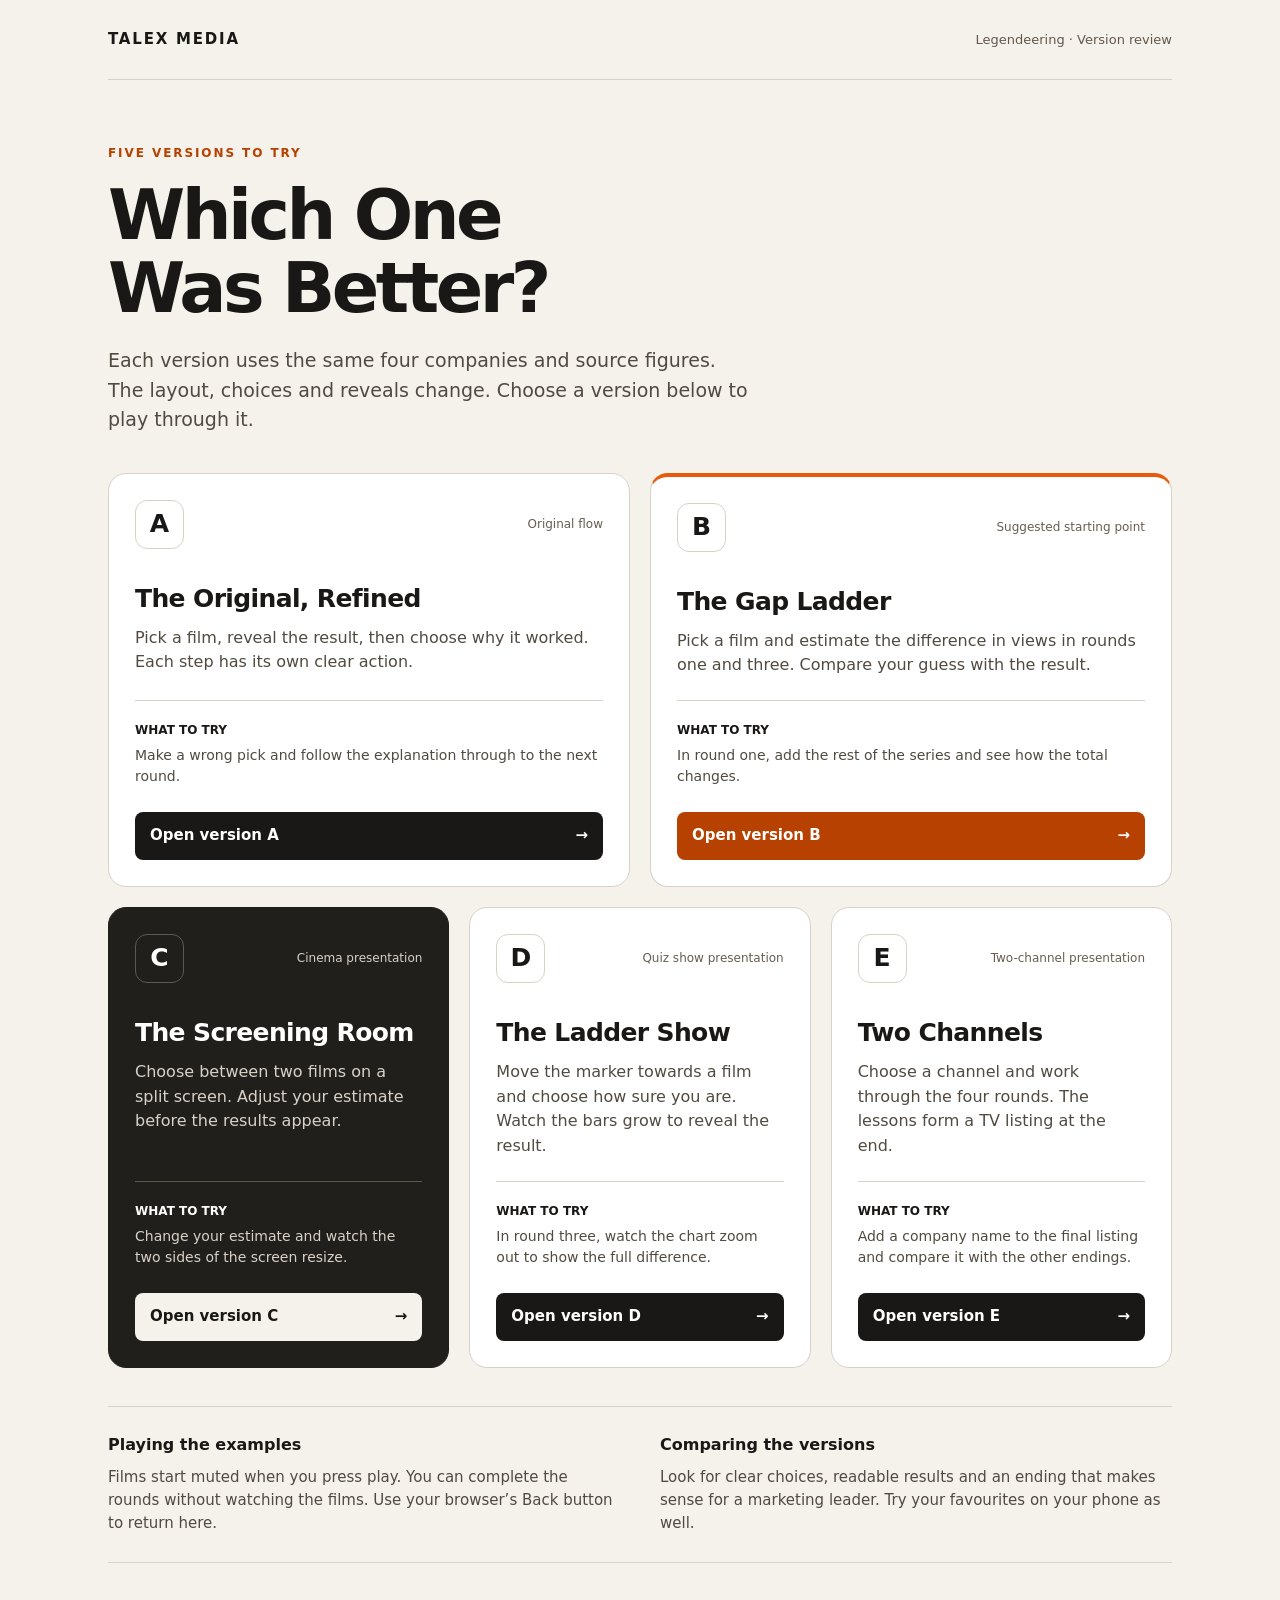
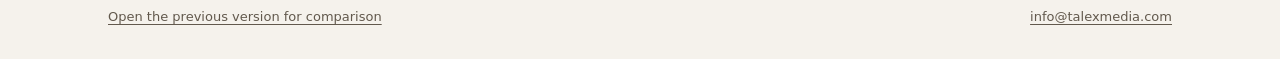
<file: index.html>
<!doctype html>
<html lang="en">
<head>
<meta charset="utf-8">
<meta name="viewport" content="width=device-width,initial-scale=1">
<meta name="robots" content="noindex">
<meta name="theme-color" content="#F5F2EC">
<title>Which One Was Better? | Five versions to try</title>
<style>
:root{color-scheme:light;--paper:#F5F2EC;--ink:#1A1816;--orange:#B74100;--line:#D8D1C7}
*{box-sizing:border-box}body{margin:0;background:var(--paper);color:var(--ink);font:17px/1.55 system-ui,-apple-system,Segoe UI,sans-serif}a{color:inherit}a:focus-visible{outline:3px solid var(--orange);outline-offset:5px}.wrap{max-width:1120px;margin:auto;padding:0 28px}.top{display:flex;align-items:center;justify-content:space-between;padding-top:28px;padding-bottom:28px;border-bottom:1px solid var(--line);gap:16px}.brand{font-size:15px;letter-spacing:.12em;font-weight:800;text-decoration:none}.top span{font-size:13px;color:#62594D}.hero{padding:64px 0 38px;max-width:780px}.eyebrow{font-size:12px;letter-spacing:.16em;font-weight:800;text-transform:uppercase;color:var(--orange);margin:0 0 16px}h1{font-size:clamp(38px,6.3vw,70px);line-height:1.04;letter-spacing:-.05em;margin:0 0 22px;font-weight:800}.intro{font-size:19px;max-width:640px;margin:0;color:#514A41}.grid{display:grid;grid-template-columns:repeat(6,minmax(0,1fr));gap:20px}.card{grid-column:span 2;background:#fff;border:1px solid var(--line);border-radius:18px;padding:26px;display:flex;flex-direction:column;min-width:0}.card:nth-child(-n+2){grid-column:span 3}.cardhead{display:flex;align-items:center;justify-content:space-between;margin-bottom:36px}.letter{display:grid;place-items:center;width:49px;height:49px;border:1px solid var(--line);border-radius:12px;font-size:25px;font-weight:750}.tag{font-size:12px;color:#685D50}.card h2{font-size:25px;line-height:1.15;letter-spacing:-.025em;margin:0 0 12px}.desc{margin:0 0 22px;color:#514A41;font-size:16px}.try{font-size:14px;margin:auto 0 24px;padding-top:20px;border-top:1px solid var(--line);color:#514A41}.try strong{display:block;color:var(--ink);font-size:12px;margin-bottom:5px}.open{display:flex;align-items:center;justify-content:space-between;text-decoration:none;background:var(--ink);color:#fff;border-radius:8px;min-height:48px;padding:10px 15px;font-weight:650;font-size:15px}.open:hover{background:#39332B}.recommended{border-top:4px solid #E85A0C}.recommended .open{background:var(--orange)}.dark{background:#211F1C;color:#fff;border-color:#211F1C}.dark .desc,.dark .try,.dark .tag{color:#D8D1C7}.dark .try strong{color:#fff}.dark .letter,.dark .try{border-color:#61584D}.dark .open{background:#F5F2EC;color:#1A1816}.notes{display:grid;grid-template-columns:1fr 1fr;gap:40px;margin:38px 0 44px;padding:26px 0;border-top:1px solid var(--line);border-bottom:1px solid var(--line)}.notes h2{font-size:16px;margin:0 0 8px}.notes p{font-size:15px;margin:0;color:#514A41}.foot{display:flex;flex-wrap:wrap;justify-content:space-between;gap:16px;font-size:13px;padding-bottom:32px;color:#62594D}.foot a{text-underline-offset:3px}@media(max-width:850px){.card{grid-column:span 3}.card:last-child{grid-column:span 6}.hero{padding-top:42px}}@media(max-width:540px){.wrap{padding-left:20px;padding-right:20px}.top{padding-top:21px;padding-bottom:21px}.top span{max-width:125px;text-align:right}.hero{padding:36px 0 28px}.intro{font-size:17px}.grid{display:block}.card{margin-bottom:16px;padding:23px}.cardhead{margin-bottom:24px}.notes{grid-template-columns:1fr;gap:22px;margin-top:28px}.tag{font-size:11px}}
</style>
</head>
<body>
<div class="wrap">
<header class="top"><a class="brand" href="https://www.talexmedia.com">TALEX MEDIA</a><span>Legendeering · Version review</span></header>
<main>
<section class="hero"><p class="eyebrow">Five versions to try</p><h1>Which One<br>Was Better?</h1><p class="intro">Each version uses the same four companies and source figures. The layout, choices and reveals change. Choose a version below to play through it.</p></section>
<section class="grid" aria-label="Playable versions">
<article class="card"><div class="cardhead"><span class="letter">A</span><span class="tag">Original flow</span></div><h2>The Original, Refined</h2><p class="desc">Pick a film, reveal the result, then choose why it worked. Each step has its own clear action.</p><p class="try"><strong>WHAT TO TRY</strong>Make a wrong pick and follow the explanation through to the next round.</p><a class="open" href="./a-refined/">Open version A <span aria-hidden="true">→</span></a></article>
<article class="card recommended"><div class="cardhead"><span class="letter">B</span><span class="tag">Suggested starting point</span></div><h2>The Gap Ladder</h2><p class="desc">Pick a film and estimate the difference in views in rounds one and three. Compare your guess with the result.</p><p class="try"><strong>WHAT TO TRY</strong>In round one, add the rest of the series and see how the total changes.</p><a class="open" href="./b-gap-ladder/">Open version B <span aria-hidden="true">→</span></a></article>
<article class="card dark"><div class="cardhead"><span class="letter">C</span><span class="tag">Cinema presentation</span></div><h2>The Screening Room</h2><p class="desc">Choose between two films on a split screen. Adjust your estimate before the results appear.</p><p class="try"><strong>WHAT TO TRY</strong>Change your estimate and watch the two sides of the screen resize.</p><a class="open" href="./c-screening-room/">Open version C <span aria-hidden="true">→</span></a></article>
<article class="card"><div class="cardhead"><span class="letter">D</span><span class="tag">Quiz show presentation</span></div><h2>The Ladder Show</h2><p class="desc">Move the marker towards a film and choose how sure you are. Watch the bars grow to reveal the result.</p><p class="try"><strong>WHAT TO TRY</strong>In round three, watch the chart zoom out to show the full difference.</p><a class="open" href="./d-game-show/">Open version D <span aria-hidden="true">→</span></a></article>
<article class="card"><div class="cardhead"><span class="letter">E</span><span class="tag">Two-channel presentation</span></div><h2>Two Channels</h2><p class="desc">Choose a channel and work through the four rounds. The lessons form a TV listing at the end.</p><p class="try"><strong>WHAT TO TRY</strong>Add a company name to the final listing and compare it with the other endings.</p><a class="open" href="./e-two-channels/">Open version E <span aria-hidden="true">→</span></a></article>
</section>
<aside class="notes"><div><h2>Playing the examples</h2><p>Films start muted when you press play. You can complete the rounds without watching the films. Use your browser’s Back button to return here.</p></div><div><h2>Comparing the versions</h2><p>Look for clear choices, readable results and an ending that makes sense for a marketing leader. Try your favourites on your phone as well.</p></div></aside>
</main>
<footer class="foot"><a href="https://talexmedia.github.io/lead-magnet-legendeering-ladder/">Open the previous version for comparison</a><a href="mailto:info@talexmedia.com">info@talexmedia.com</a></footer>
</div>
</body>
</html>
</file>
